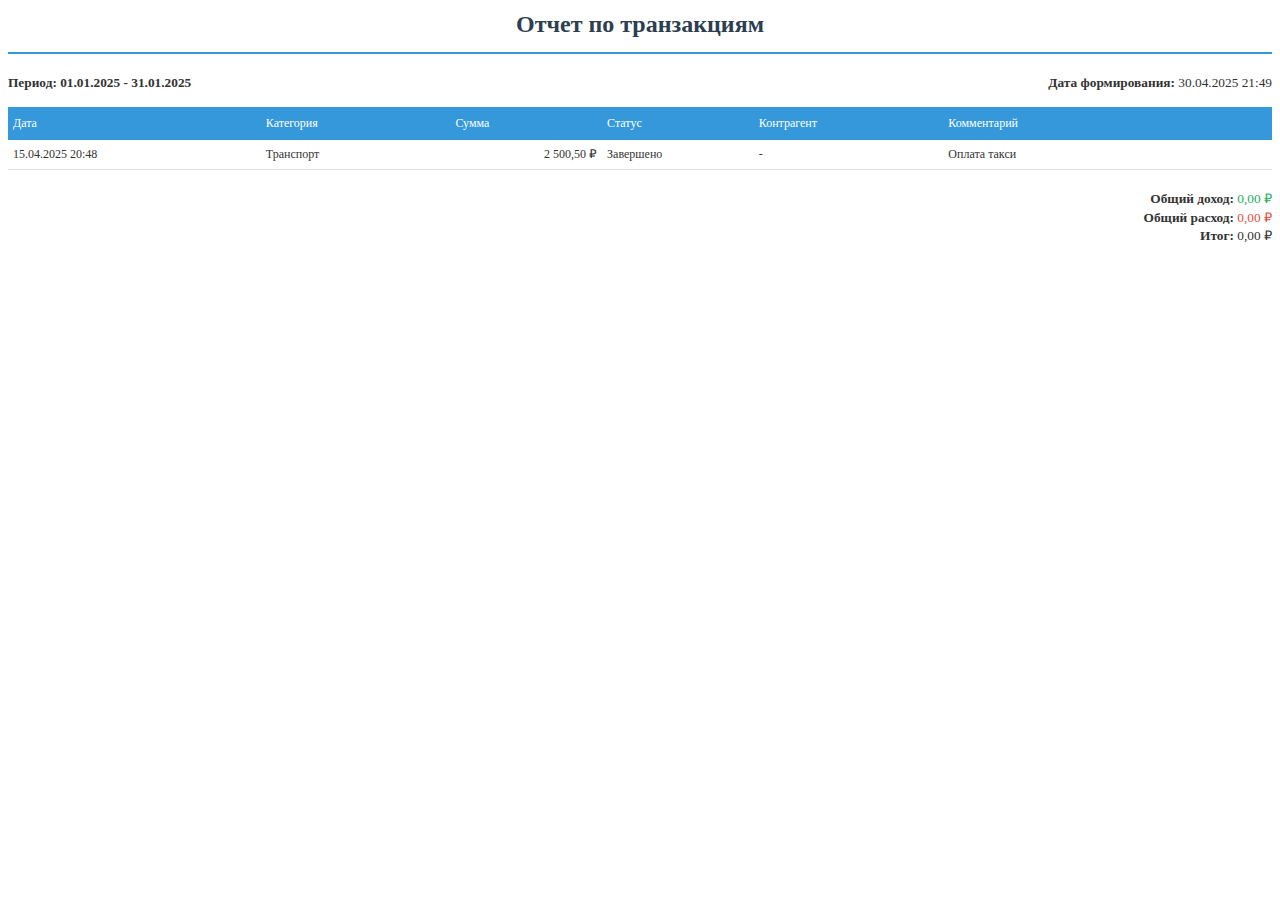
<file: src/main/resources/templates/transactions-report.html>
<!DOCTYPE html>
<html xmlns:th="http://www.thymeleaf.org">
<head>
    <meta charset="UTF-8"/>
    <title th:text="${title}">Отчет по транзакциям</title>
    <style>
        @font-face {
           font-family: 'Roboto';" +
           src: url(resources/fonts/roboto.ttf);
           font-weight: normal;
           font-style: normal;
       }
        @page {
            size: A4;
            margin: 1.5cm;
        }
        body {
            font-family: 'Roboto';
            font-size: 10pt;
            line-height: 1.4;
            color: #333;
        }
        .header {
            text-align: center;
            margin-bottom: 20px;
            border-bottom: 2px solid #3498db;
            padding-bottom: 10px;
        }
        .header h1 {
            color: #2c3e50;
            margin: 0;
            font-size: 18pt;
        }
        .report-info {
            display: flex;
            justify-content: space-between;
            margin-bottom: 15px;
        }
        .period {
            font-weight: bold;
        }
        table {
            width: 100%;
            border-collapse: collapse;
            margin: 15px 0;
            page-break-inside: avoid;
        }
        th {
            background-color: #3498db;
            color: white;
            padding: 8px 5px;
            text-align: left;
            font-weight: normal;
            font-size: 9pt;
        }
        td {
            padding: 6px 5px;
            border-bottom: 1px solid #e0e0e0;
            font-size: 9pt;
            vertical-align: top;
        }
        tr:nth-child(even) {
            background-color: #f8f8f8;
        }
        .amount {
            text-align: right;
            white-space: nowrap;
        }
        .income {
            color: #27ae60;
            font-weight: normal;
        }
        .expense {
            color: #e74c3c;
            font-weight: normal;
        }
        .total {
            font-weight: normal;
        }
        .totals {
            margin-top: 20px;
            text-align: right;
            font-weight: bold;
        }
        .footer {
            margin-top: 30px;
            font-size: 8pt;
            text-align: center;
            color: #7f8c8d;
        }
        .category {
            max-width: 100px;
            overflow: hidden;
            text-overflow: ellipsis;
            white-space: nowrap;
        }
        .comment {
            max-width: 150px;
            overflow: hidden;
            text-overflow: ellipsis;
            white-space: nowrap;
        }
    </style>
</head>
<body>
<div class="header">
    <h1 th:text="${title}">Отчет по транзакциям</h1>
</div>

<div class="report-info">
    <div>
        <strong>Период:</strong>
        <span class="period" th:text="${fromDate} + ' - ' + ${toDate}">01.01.2025 - 31.01.2025</span>
    </div>
    <div>
        <strong>Дата формирования:</strong>
        <span th:text="${#temporals.format(now, 'dd.MM.yyyy HH:mm')}">30.04.2025 21:49</span>
    </div>
</div>

<table>
    <thead>
    <tr>
        <th style="width: 20%">Дата</th>
        <th style="width: 15%">Категория</th>
        <th style="width: 12%">Сумма</th>
        <th style="width: 12%">Статус</th>
        <th style="width: 15%">Контрагент</th>
        <th style="width: 26%">Комментарий</th>
    </tr>
    </thead>
    <tbody>
    <tr th:each="transaction : ${transactions}">
        <td th:text="${#temporals.format(transaction.transactionDate, 'dd.MM.yyyy HH:mm')}">15.04.2025 20:48</td>
        <td class="category" th:text="${transaction.category?.name} ?: '-'">Транспорт</td>
        <td class="amount" th:classappend="${transaction.transactionType == 'INCOME' ? 'income' : 'expense'}"
            th:text="${#numbers.formatDecimal(transaction.amount, 1, 2, 'COMMA') + ' ₽'}">2 500,50 ₽</td>
        <td th:text="${transaction.status}">Завершено</td>
        <td th:text="${transaction.receiverBank} ?: '-'">-</td>
        <td class="comment" th:text="${transaction.comment} ?: '-'">Оплата такси</td>
    </tr>
    </tbody>
</table>

<div class="totals">
    <div>Общий доход: <span class="income" th:text="${#numbers.formatDecimal(totalIncome, 1, 2, 'COMMA') + ' ₽'}">0,00 ₽</span></div>
    <div>Общий расход: <span class="expense" th:text="${#numbers.formatDecimal(totalExpense, 1, 2, 'COMMA') + ' ₽'}">0,00 ₽</span></div>
    <div>Итог: <span class="total" th:text="${#numbers.formatDecimal(total, 1, 2, 'COMMA') + ' ₽'}">0,00 ₽</span></div>
</div>
</body>
</html>
</file>
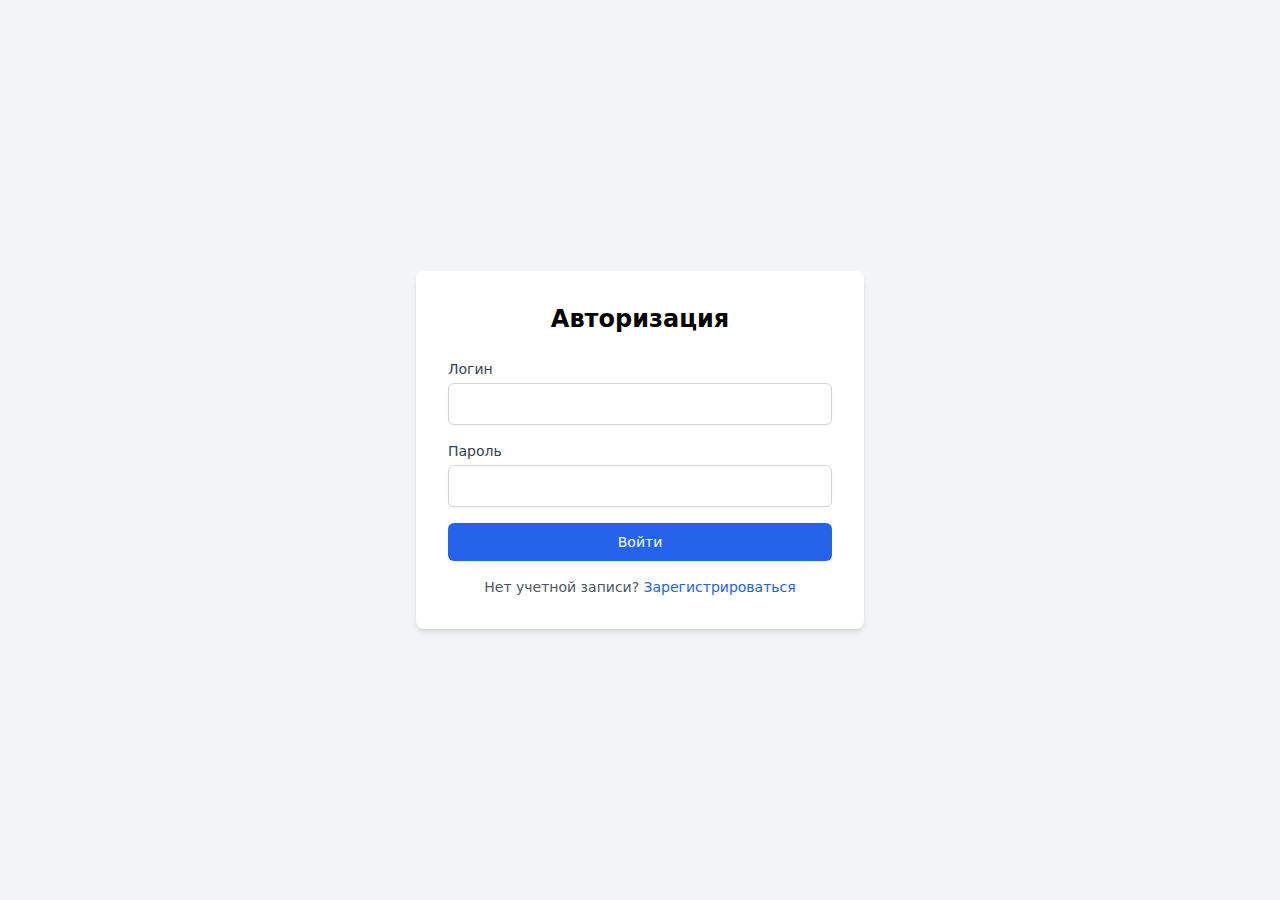
<file: src/main/resources/static/auth/login.html>
<!DOCTYPE html>
<html lang="en">
<head>
    <meta charset="UTF-8">
    <meta name="viewport" content="width=device-width, initial-scale=1.0">
    <title>Авторизация - Finance App</title>
    <script src="../js/tailwind.js"></script>
    <script src="../js/auth.js" defer></script>
</head>
<body class="bg-gray-100 min-h-screen flex items-center justify-center">
<div class="bg-white p-8 rounded-lg shadow-md w-full max-w-md">
    <h1 class="text-2xl font-bold text-center mb-6">Авторизация</h1>
    <form id="loginForm" class="space-y-4">
        <div>
            <label for="username" class="block text-sm font-medium text-gray-700">Логин</label>
            <input type="text" id="username" name="username" required
                   class="mt-1 block w-full px-3 py-2 border border-gray-300 rounded-md shadow-sm focus:outline-none focus:ring-blue-500 focus:border-blue-500">
        </div>
        <div>
            <label for="password" class="block text-sm font-medium text-gray-700">Пароль</label>
            <input type="password" id="password" name="password" required
                   class="mt-1 block w-full px-3 py-2 border border-gray-300 rounded-md shadow-sm focus:outline-none focus:ring-blue-500 focus:border-blue-500">
        </div>
        <div>
            <button type="submit"
                    class="w-full flex justify-center py-2 px-4 border border-transparent rounded-md shadow-sm text-sm font-medium text-white bg-blue-600 hover:bg-blue-700 focus:outline-none focus:ring-2 focus:ring-offset-2 focus:ring-blue-500">
                Войти
            </button>
        </div>
    </form>
    <p class="mt-4 text-center text-sm text-gray-600">
        Нет учетной записи?
        <a href="register.html" class="font-medium text-blue-600 hover:text-blue-500">Зарегистрироваться</a>
    </p>
</div>
</body>
</html>
</file>
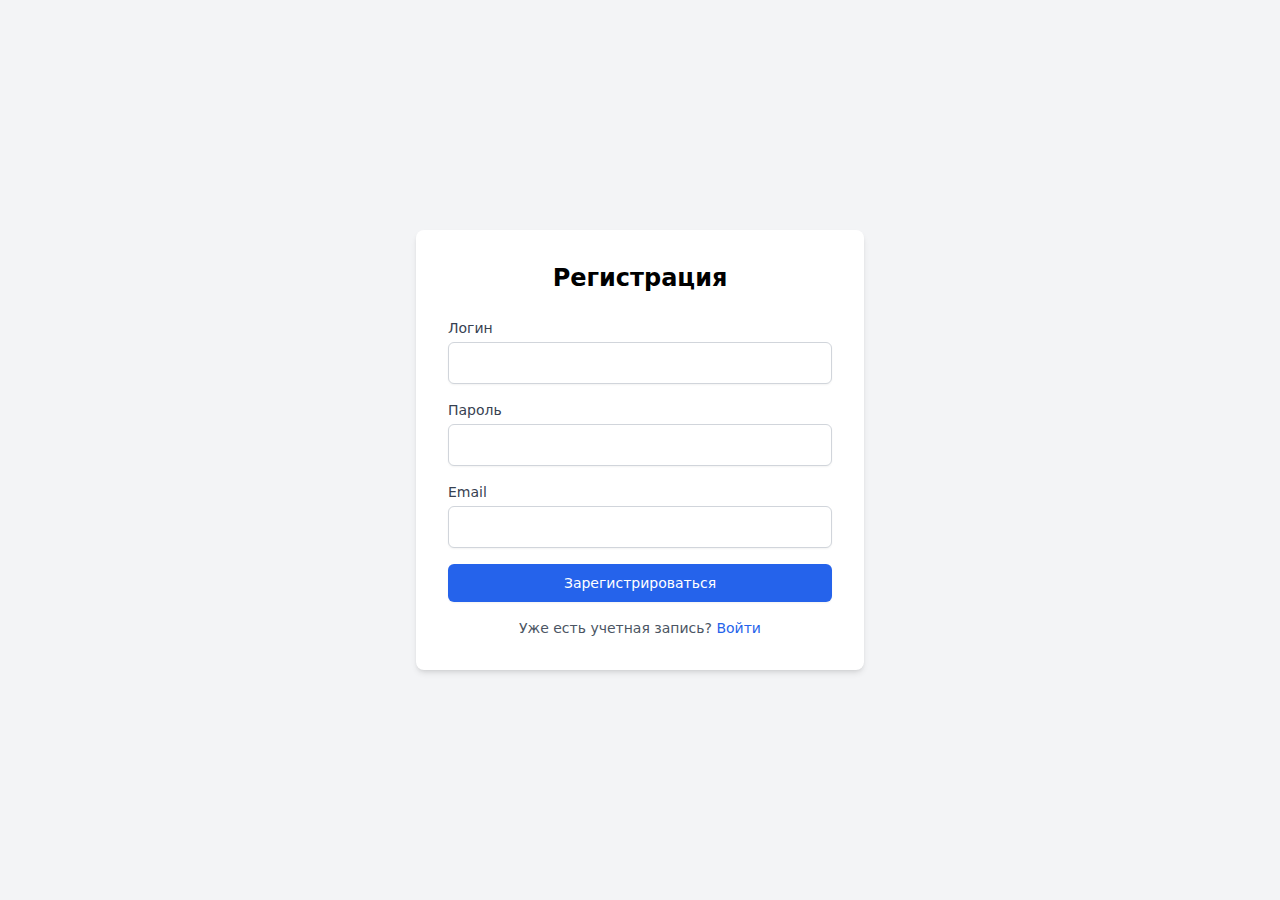
<file: src/main/resources/static/auth/register.html>
<!DOCTYPE html>
<html lang="en">
<head>
    <meta charset="UTF-8">
    <meta name="viewport" content="width=device-width, initial-scale=1.0">
    <title>Регистрация - Finance App</title>
    <script src="../js/tailwind.js"></script>
    <script src="../js/auth.js" defer></script>
</head>
<body class="bg-gray-100 min-h-screen flex items-center justify-center">
<div class="bg-white p-8 rounded-lg shadow-md w-full max-w-md">
    <h1 class="text-2xl font-bold text-center mb-6">Регистрация</h1>
    <form id="registerForm" class="space-y-4">
        <div>
            <label for="username" class="block text-sm font-medium text-gray-700">Логин</label>
            <input type="text" id="username" name="username" required
                   class="mt-1 block w-full px-3 py-2 border border-gray-300 rounded-md shadow-sm focus:outline-none focus:ring-blue-500 focus:border-blue-500">
        </div>
        <div>
            <label for="password" class="block text-sm font-medium text-gray-700">Пароль</label>
            <input type="password" id="password" name="password" required
                   class="mt-1 block w-full px-3 py-2 border border-gray-300 rounded-md shadow-sm focus:outline-none focus:ring-blue-500 focus:border-blue-500">
        </div>
        <div>
            <label for="email" class="block text-sm font-medium text-gray-700">Email</label>
            <input type="email" id="email" name="email" required="" class="mt-1 block w-full px-3 py-2 border border-gray-300 rounded-md shadow-sm focus:outline-none focus:ring-blue-500 focus:border-blue-500">
        </div>
        <div>
            <button type="submit"
                    class="w-full flex justify-center py-2 px-4 border border-transparent rounded-md shadow-sm text-sm font-medium text-white bg-blue-600 hover:bg-blue-700 focus:outline-none focus:ring-2 focus:ring-offset-2 focus:ring-blue-500">
                Зарегистрироваться
            </button>
        </div>
    </form>
    <p class="mt-4 text-center text-sm text-gray-600">
        Уже есть учетная запись?
        <a href="login.html" class="font-medium text-blue-600 hover:text-blue-500">Войти</a>
    </p>
</div>
</body>
</html>
</file>
